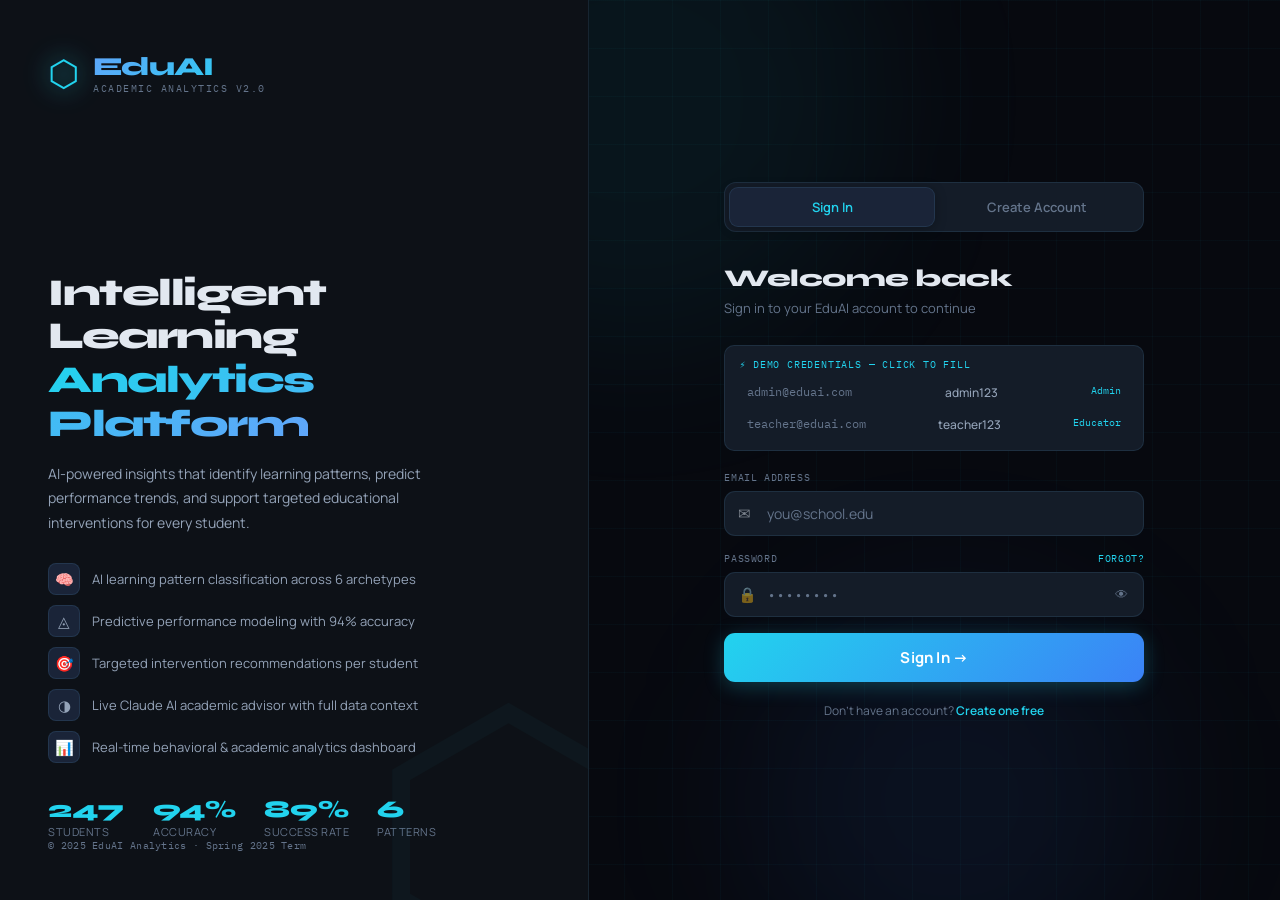
<file: login.html>
<!DOCTYPE html>
<html lang="en">
<head>
  <meta charset="UTF-8">
  <meta name="viewport" content="width=device-width, initial-scale=1.0">
  <title>EduAI — Sign In</title>
  <link rel="preconnect" href="https://fonts.googleapis.com">
  <link href="https://fonts.googleapis.com/css2?family=Syne:wght@400;600;700;800&family=IBM+Plex+Mono:wght@400;500&family=Manrope:wght@300;400;500;600;700&display=swap" rel="stylesheet">
  <style>
    :root {
      --bg:       #07090f;
      --bg2:      #0d1117;
      --surface:  #141c28;
      --surface2: #1a2438;
      --surface3: #1f2d40;
      --border:   rgba(99,179,237,0.12);
      --border2:  rgba(99,179,237,0.22);
      --blue:     #3b82f6;
      --blue-b:   #60a5fa;
      --cyan:     #22d3ee;
      --green:    #10b981;
      --green-b:  #34d399;
      --red:      #ef4444;
      --red-b:    #f87171;
      --amber:    #f59e0b;
      --text:     #e2e8f0;
      --text2:    #94a3b8;
      --text3:    #64748b;
      --font-d:   'Syne', sans-serif;
      --font-b:   'Manrope', sans-serif;
      --font-m:   'IBM Plex Mono', monospace;
    }

    *, *::before, *::after { box-sizing: border-box; margin: 0; padding: 0; }

    body {
      font-family: var(--font-b);
      background: var(--bg);
      color: var(--text);
      min-height: 100vh;
      display: flex;
      overflow: hidden;
    }

    /* Animated grid bg */
    body::before {
      content: '';
      position: fixed; inset: 0;
      background-image:
        linear-gradient(rgba(34,211,238,0.03) 1px, transparent 1px),
        linear-gradient(90deg, rgba(34,211,238,0.03) 1px, transparent 1px);
      background-size: 48px 48px;
      pointer-events: none;
      z-index: 0;
    }

    /* Glowing orbs */
    .orb {
      position: fixed;
      border-radius: 50%;
      filter: blur(80px);
      pointer-events: none;
      z-index: 0;
      animation: drift 12s ease-in-out infinite;
    }
    .orb-1 { width:500px;height:500px; background:rgba(34,211,238,0.06); top:-150px; left:30%; animation-delay:0s; }
    .orb-2 { width:400px;height:400px; background:rgba(59,130,246,0.07); bottom:-100px; right:10%; animation-delay:-4s; }
    .orb-3 { width:300px;height:300px; background:rgba(139,92,246,0.05); top:40%; left:5%; animation-delay:-8s; }

    @keyframes drift {
      0%,100% { transform: translate(0, 0) scale(1); }
      33%      { transform: translate(30px, -20px) scale(1.05); }
      66%      { transform: translate(-20px, 30px) scale(0.95); }
    }

    /* ── SPLIT LAYOUT ── */
    .left-panel {
      width: 46%;
      min-height: 100vh;
      background: var(--bg2);
      border-right: 1px solid var(--border);
      display: flex;
      flex-direction: column;
      justify-content: space-between;
      padding: 48px;
      position: relative;
      z-index: 1;
      overflow: hidden;
    }

    .left-panel::after {
      content: '⬡';
      position: absolute;
      bottom: -80px; right: -60px;
      font-size: 320px;
      color: rgba(34,211,238,0.03);
      line-height: 1;
      pointer-events: none;
    }

    .brand-mark {
      display: flex;
      align-items: center;
      gap: 14px;
    }

    .brand-hex {
      font-size: 36px;
      color: var(--cyan);
      filter: drop-shadow(0 0 12px var(--cyan));
      animation: float 3s ease-in-out infinite;
    }

    @keyframes float {
      0%,100% { transform: translateY(0); }
      50%      { transform: translateY(-5px); }
    }

    .brand-text .name {
      font-family: var(--font-d);
      font-size: 26px;
      font-weight: 800;
      letter-spacing: -1px;
      background: linear-gradient(135deg, #60a5fa, #22d3ee);
      -webkit-background-clip: text;
      -webkit-text-fill-color: transparent;
      background-clip: text;
    }

    .brand-text .tag {
      font-family: var(--font-m);
      font-size: 10px;
      color: var(--text3);
      letter-spacing: 1.5px;
      text-transform: uppercase;
    }

    .hero-copy { margin-top: auto; }

    .hero-copy h1 {
      font-family: var(--font-d);
      font-size: 38px;
      font-weight: 800;
      line-height: 1.15;
      letter-spacing: -1.5px;
      color: var(--text);
      margin-bottom: 16px;
    }

    .hero-copy h1 span {
      background: linear-gradient(135deg, var(--cyan), var(--blue-b));
      -webkit-background-clip: text;
      -webkit-text-fill-color: transparent;
      background-clip: text;
    }

    .hero-copy p {
      font-size: 14px;
      color: var(--text2);
      line-height: 1.75;
      max-width: 380px;
      margin-bottom: 28px;
    }

    .feature-list {
      display: flex;
      flex-direction: column;
      gap: 10px;
      margin-bottom: 32px;
    }

    .feat {
      display: flex;
      align-items: center;
      gap: 12px;
      font-size: 13px;
      color: var(--text2);
    }

    .feat-icon {
      width: 32px; height: 32px;
      border-radius: 8px;
      background: var(--surface2);
      border: 1px solid var(--border);
      display: flex; align-items: center; justify-content: center;
      font-size: 15px;
      flex-shrink: 0;
    }

    .stats-row {
      display: flex;
      gap: 28px;
    }

    .stat { text-align: left; }
    .stat-num {
      font-family: var(--font-d);
      font-size: 24px;
      font-weight: 800;
      color: var(--cyan);
    }
    .stat-label {
      font-size: 11px;
      color: var(--text3);
      text-transform: uppercase;
      letter-spacing: 0.5px;
    }

    .left-footer {
      font-family: var(--font-m);
      font-size: 10px;
      color: var(--text3);
      letter-spacing: 0.3px;
    }

    /* ── RIGHT PANEL (FORM) ── */
    .right-panel {
      flex: 1;
      display: flex;
      align-items: center;
      justify-content: center;
      padding: 40px 24px;
      position: relative;
      z-index: 1;
    }

    .auth-box {
      width: 100%;
      max-width: 420px;
    }

    /* Tab switcher */
    .tab-switch {
      display: flex;
      background: var(--surface);
      border: 1px solid var(--border);
      border-radius: 12px;
      padding: 4px;
      margin-bottom: 32px;
    }

    .tab-btn {
      flex: 1;
      padding: 10px;
      border-radius: 9px;
      border: none;
      font-family: var(--font-b);
      font-size: 13px;
      font-weight: 600;
      cursor: pointer;
      transition: all 0.25s;
      background: transparent;
      color: var(--text3);
    }

    .tab-btn.active {
      background: var(--surface2);
      color: var(--cyan);
      box-shadow: 0 2px 12px rgba(0,0,0,0.3);
      border: 1px solid var(--border);
    }

    /* Form panels */
    .form-panel { display: none; }
    .form-panel.active { display: block; animation: panelIn 0.3s ease; }

    @keyframes panelIn {
      from { opacity: 0; transform: translateY(10px); }
      to   { opacity: 1; transform: translateY(0); }
    }

    .form-heading {
      font-family: var(--font-d);
      font-size: 24px;
      font-weight: 800;
      letter-spacing: -0.5px;
      color: var(--text);
      margin-bottom: 6px;
    }

    .form-sub {
      font-size: 13px;
      color: var(--text3);
      margin-bottom: 28px;
    }

    /* Input groups */
    .input-group { margin-bottom: 16px; }

    .input-label {
      display: flex;
      justify-content: space-between;
      font-family: var(--font-m);
      font-size: 10px;
      color: var(--text3);
      text-transform: uppercase;
      letter-spacing: 0.6px;
      margin-bottom: 7px;
    }

    .input-wrap { position: relative; }

    .input-field {
      width: 100%;
      background: var(--surface);
      border: 1px solid var(--border);
      border-radius: 11px;
      padding: 12px 16px 12px 42px;
      font-family: var(--font-b);
      font-size: 14px;
      color: var(--text);
      outline: none;
      transition: all 0.2s;
    }

    .input-field:focus {
      border-color: var(--cyan);
      box-shadow: 0 0 0 3px rgba(34,211,238,0.1);
    }

    .input-field::placeholder { color: var(--text3); }

    .input-icon {
      position: absolute;
      left: 14px;
      top: 50%;
      transform: translateY(-50%);
      font-size: 15px;
      pointer-events: none;
      opacity: 0.5;
    }

    .input-toggle {
      position: absolute;
      right: 12px;
      top: 50%;
      transform: translateY(-50%);
      background: none;
      border: none;
      cursor: pointer;
      color: var(--text3);
      font-size: 13px;
      padding: 2px 4px;
      border-radius: 4px;
      transition: color 0.2s;
    }

    .input-toggle:hover { color: var(--cyan); }

    /* Role selector */
    .role-grid {
      display: grid;
      grid-template-columns: 1fr 1fr;
      gap: 8px;
      margin-bottom: 16px;
    }

    .role-option { display: none; }

    .role-label {
      display: flex;
      flex-direction: column;
      align-items: center;
      gap: 6px;
      padding: 12px 8px;
      border-radius: 10px;
      border: 1px solid var(--border);
      background: var(--surface);
      cursor: pointer;
      font-size: 12px;
      color: var(--text2);
      font-weight: 500;
      transition: all 0.2s;
      text-align: center;
    }

    .role-label:hover { border-color: var(--border2); color: var(--text); }

    .role-option:checked + .role-label {
      border-color: var(--cyan);
      background: rgba(34,211,238,0.08);
      color: var(--cyan);
    }

    .role-emoji { font-size: 20px; }

    /* Password strength */
    .strength-wrap { margin-top: 6px; display: flex; gap: 4px; }
    .strength-seg {
      flex: 1; height: 3px; border-radius: 3px;
      background: var(--surface3);
      transition: background 0.3s;
    }
    .strength-text {
      font-family: var(--font-m);
      font-size: 10px;
      color: var(--text3);
      margin-top: 4px;
    }

    /* Submit button */
    .submit-btn {
      width: 100%;
      padding: 14px;
      border-radius: 11px;
      border: none;
      background: linear-gradient(135deg, #22d3ee, #3b82f6);
      color: white;
      font-family: var(--font-b);
      font-size: 15px;
      font-weight: 700;
      cursor: pointer;
      transition: all 0.25s;
      box-shadow: 0 4px 20px rgba(34,211,238,0.25);
      margin-top: 8px;
      display: flex;
      align-items: center;
      justify-content: center;
      gap: 8px;
      letter-spacing: 0.2px;
    }

    .submit-btn:hover:not(:disabled) {
      background: linear-gradient(135deg, #38bdf8, #60a5fa);
      box-shadow: 0 6px 28px rgba(34,211,238,0.4);
      transform: translateY(-1px);
    }

    .submit-btn:disabled { opacity: 0.6; cursor: not-allowed; transform: none; }

    .spin {
      width: 16px; height: 16px;
      border: 2px solid rgba(255,255,255,0.3);
      border-top-color: white;
      border-radius: 50%;
      animation: spin 0.7s linear infinite;
    }

    @keyframes spin { to { transform: rotate(360deg); } }

    /* Alert */
    .alert {
      padding: 11px 14px;
      border-radius: 9px;
      font-size: 13px;
      font-weight: 500;
      margin-bottom: 16px;
      display: none;
      align-items: center;
      gap: 8px;
      animation: panelIn 0.2s ease;
    }

    .alert.show { display: flex; }
    .alert.error { background: rgba(239,68,68,0.12); color: var(--red-b); border: 1px solid rgba(239,68,68,0.25); }
    .alert.success { background: rgba(16,185,129,0.12); color: var(--green-b); border: 1px solid rgba(16,185,129,0.25); }

    /* Demo credentials */
    .demo-box {
      background: var(--surface);
      border: 1px solid var(--border);
      border-radius: 10px;
      padding: 12px 14px;
      margin-bottom: 20px;
    }

    .demo-title {
      font-family: var(--font-m);
      font-size: 10px;
      color: var(--cyan);
      text-transform: uppercase;
      letter-spacing: 0.8px;
      margin-bottom: 8px;
    }

    .demo-row {
      display: flex;
      justify-content: space-between;
      font-size: 12px;
      margin-bottom: 5px;
      cursor: pointer;
      padding: 5px 8px;
      border-radius: 6px;
      transition: background 0.15s;
    }

    .demo-row:hover { background: var(--surface2); }
    .demo-row:last-child { margin-bottom: 0; }

    .demo-key { color: var(--text3); font-family: var(--font-m); }
    .demo-val { color: var(--text2); font-weight: 500; }
    .demo-role { font-family: var(--font-m); font-size: 10px; color: var(--cyan); }

    /* Divider */
    .divider {
      display: flex; align-items: center; gap: 12px;
      margin: 20px 0;
      font-size: 11px; color: var(--text3);
    }
    .divider::before, .divider::after {
      content: ''; flex: 1; height: 1px; background: var(--border);
    }

    .form-footer {
      text-align: center;
      font-size: 12px;
      color: var(--text3);
      margin-top: 20px;
    }

    .form-footer a {
      color: var(--cyan);
      text-decoration: none;
      font-weight: 600;
      cursor: pointer;
    }

    .form-footer a:hover { text-decoration: underline; }

    /* Responsive */
    @media (max-width: 768px) {
      .left-panel { display: none; }
      .right-panel { padding: 32px 20px; }
    }
  </style>
</head>
<body>

<!-- Background decoration -->
<div class="orb orb-1"></div>
<div class="orb orb-2"></div>
<div class="orb orb-3"></div>

<!-- LEFT HERO PANEL -->
<div class="left-panel">
  <div class="brand-mark">
    <div class="brand-hex">⬡</div>
    <div class="brand-text">
      <div class="name">EduAI</div>
      <div class="tag">Academic Analytics v2.0</div>
    </div>
  </div>

  <div class="hero-copy">
    <h1>Intelligent Learning<br><span>Analytics Platform</span></h1>
    <p>AI-powered insights that identify learning patterns, predict performance trends, and support targeted educational interventions for every student.</p>

    <div class="feature-list">
      <div class="feat"><div class="feat-icon">🧠</div>AI learning pattern classification across 6 archetypes</div>
      <div class="feat"><div class="feat-icon">◬</div>Predictive performance modeling with 94% accuracy</div>
      <div class="feat"><div class="feat-icon">🎯</div>Targeted intervention recommendations per student</div>
      <div class="feat"><div class="feat-icon">◑</div>Live Claude AI academic advisor with full data context</div>
      <div class="feat"><div class="feat-icon">📊</div>Real-time behavioral & academic analytics dashboard</div>
    </div>

    <div class="stats-row">
      <div class="stat"><div class="stat-num">247</div><div class="stat-label">Students</div></div>
      <div class="stat"><div class="stat-num">94%</div><div class="stat-label">Accuracy</div></div>
      <div class="stat"><div class="stat-num">89%</div><div class="stat-label">Success Rate</div></div>
      <div class="stat"><div class="stat-num">6</div><div class="stat-label">Patterns</div></div>
    </div>
  </div>

  <div class="left-footer">© 2025 EduAI Analytics · Spring 2025 Term</div>
</div>

<!-- RIGHT FORM PANEL -->
<div class="right-panel">
  <div class="auth-box">

    <!-- Tab Switcher -->
    <div class="tab-switch">
      <button class="tab-btn active" id="loginTab" onclick="switchTab('login')">Sign In</button>
      <button class="tab-btn" id="registerTab" onclick="switchTab('register')">Create Account</button>
    </div>

    <!-- ── LOGIN PANEL ── -->
    <div class="form-panel active" id="loginPanel">
      <div class="form-heading">Welcome back</div>
      <div class="form-sub">Sign in to your EduAI account to continue</div>

      <!-- Demo credentials -->
      <div class="demo-box">
        <div class="demo-title">⚡ Demo Credentials — click to fill</div>
        <div class="demo-row" onclick="fillLogin('admin@eduai.com','admin123')">
          <span class="demo-key">admin@eduai.com</span>
          <span class="demo-val">admin123</span>
          <span class="demo-role">Admin</span>
        </div>
        <div class="demo-row" onclick="fillLogin('teacher@eduai.com','teacher123')">
          <span class="demo-key">teacher@eduai.com</span>
          <span class="demo-val">teacher123</span>
          <span class="demo-role">Educator</span>
        </div>
      </div>

      <div class="alert error" id="loginError"></div>

      <div class="input-group">
        <div class="input-label"><span>Email Address</span></div>
        <div class="input-wrap">
          <span class="input-icon">✉</span>
          <input class="input-field" type="email" id="loginEmail" placeholder="you@school.edu" autocomplete="email">
        </div>
      </div>

      <div class="input-group">
        <div class="input-label">
          <span>Password</span>
          <a onclick="showForgot()" style="color:var(--cyan);cursor:pointer;font-size:10px;text-decoration:none;" onmouseover="this.style.textDecoration='underline'" onmouseout="this.style.textDecoration='none'">Forgot?</a>
        </div>
        <div class="input-wrap">
          <span class="input-icon">🔒</span>
          <input class="input-field" type="password" id="loginPass" placeholder="••••••••" autocomplete="current-password"
            onkeydown="if(event.key==='Enter') submitLogin()">
          <button class="input-toggle" onclick="togglePass('loginPass', this)" type="button">👁</button>
        </div>
      </div>

      <button class="submit-btn" id="loginBtn" onclick="submitLogin()">
        Sign In →
      </button>

      <div class="form-footer">
        Don't have an account? <a onclick="switchTab('register')">Create one free</a>
      </div>
    </div>

    <!-- ── REGISTER PANEL ── -->
    <div class="form-panel" id="registerPanel">
      <div class="form-heading">Create account</div>
      <div class="form-sub">Join EduAI and start tracking student success</div>

      <div class="alert error" id="registerError"></div>
      <div class="alert success" id="registerSuccess"></div>

      <div class="input-group">
        <div class="input-label"><span>Full Name</span></div>
        <div class="input-wrap">
          <span class="input-icon">👤</span>
          <input class="input-field" type="text" id="regName" placeholder="Dr. Jane Smith" autocomplete="name">
        </div>
      </div>

      <div class="input-group">
        <div class="input-label"><span>Email Address</span></div>
        <div class="input-wrap">
          <span class="input-icon">✉</span>
          <input class="input-field" type="email" id="regEmail" placeholder="you@school.edu" autocomplete="email">
        </div>
      </div>

      <div class="input-group">
        <div class="input-label"><span>Password</span></div>
        <div class="input-wrap">
          <span class="input-icon">🔒</span>
          <input class="input-field" type="password" id="regPass" placeholder="Min. 6 characters"
            autocomplete="new-password" oninput="checkStrength(this.value)"
            onkeydown="if(event.key==='Enter') submitRegister()">
          <button class="input-toggle" onclick="togglePass('regPass', this)" type="button">👁</button>
        </div>
        <div class="strength-wrap" id="strengthBars">
          <div class="strength-seg" id="seg1"></div>
          <div class="strength-seg" id="seg2"></div>
          <div class="strength-seg" id="seg3"></div>
          <div class="strength-seg" id="seg4"></div>
        </div>
        <div class="strength-text" id="strengthText"></div>
      </div>

      <!-- Role selector -->
      <div class="input-label" style="margin-bottom:8px;"><span>Your Role</span></div>
      <div class="role-grid">
        <div>
          <input type="radio" name="role" id="roleTeacher" value="Educator" class="role-option" checked>
          <label for="roleTeacher" class="role-label"><span class="role-emoji">👩‍🏫</span>Educator</label>
        </div>
        <div>
          <input type="radio" name="role" id="roleAdmin" value="Administrator" class="role-option">
          <label for="roleAdmin" class="role-label"><span class="role-emoji">🏫</span>Administrator</label>
        </div>
        <div>
          <input type="radio" name="role" id="roleCounselor" value="Counselor" class="role-option">
          <label for="roleCounselor" class="role-label"><span class="role-emoji">🧑‍⚕️</span>Counselor</label>
        </div>
        <div>
          <input type="radio" name="role" id="roleAnalyst" value="Data Analyst" class="role-option">
          <label for="roleAnalyst" class="role-label"><span class="role-emoji">📊</span>Data Analyst</label>
        </div>
      </div>

      <button class="submit-btn" id="registerBtn" onclick="submitRegister()">
        Create Account →
      </button>

      <div class="form-footer">
        Already have an account? <a onclick="switchTab('login')">Sign in</a>
      </div>
    </div>

  </div>
</div>

<script src="auth.js"></script>
<script>
  // Redirect if already logged in
  if (getCurrentUser()) window.location.href = 'index.html';

  function switchTab(tab) {
    document.getElementById('loginTab').classList.toggle('active', tab === 'login');
    document.getElementById('registerTab').classList.toggle('active', tab === 'register');
    document.getElementById('loginPanel').classList.toggle('active', tab === 'login');
    document.getElementById('registerPanel').classList.toggle('active', tab === 'register');
    clearAlerts();
  }

  function clearAlerts() {
    document.querySelectorAll('.alert').forEach(a => {
      a.classList.remove('show');
      a.innerHTML = '';
    });
  }

  function showAlert(id, msg, type = 'error') {
    const el = document.getElementById(id);
    el.innerHTML = (type === 'error' ? '⚠️ ' : '✅ ') + msg;
    el.className = `alert ${type} show`;
  }

  function togglePass(inputId, btn) {
    const input = document.getElementById(inputId);
    const isText = input.type === 'text';
    input.type = isText ? 'password' : 'text';
    btn.innerText = isText ? '👁' : '🙈';
  }

  function fillLogin(email, pass) {
    document.getElementById('loginEmail').value = email;
    document.getElementById('loginPass').value = pass;
    document.getElementById('loginEmail').focus();
  }

  function checkStrength(val) {
    let score = 0;
    if (val.length >= 6) score++;
    if (val.length >= 10) score++;
    if (/[A-Z]/.test(val) && /[a-z]/.test(val)) score++;
    if (/[0-9]/.test(val) || /[^A-Za-z0-9]/.test(val)) score++;

    const colors = ['', '#ef4444', '#f59e0b', '#3b82f6', '#10b981'];
    const labels = ['', 'Weak', 'Fair', 'Good', 'Strong'];
    for (let i = 1; i <= 4; i++) {
      document.getElementById('seg' + i).style.background = i <= score ? colors[score] : 'var(--surface3)';
    }
    document.getElementById('strengthText').innerText = val.length ? labels[score] + ' password' : '';
    document.getElementById('strengthText').style.color = colors[score];
  }

  async function submitLogin() {
    const email = document.getElementById('loginEmail').value.trim();
    const pass  = document.getElementById('loginPass').value;
    const btn   = document.getElementById('loginBtn');

    clearAlerts();
    if (!email || !pass) { showAlert('loginError', 'Please fill in all fields.'); return; }

    btn.disabled = true;
    btn.innerHTML = '<div class="spin"></div> Signing in…';

    // Simulate slight delay for UX
    await new Promise(r => setTimeout(r, 600));

    const result = login(email, pass);
    if (result.success) {
      btn.innerHTML = '✅ Success! Redirecting…';
      setTimeout(() => { window.location.href = 'index.html'; }, 700);
    } else {
      showAlert('loginError', result.error);
      btn.disabled = false;
      btn.innerHTML = 'Sign In →';
    }
  }

  async function submitRegister() {
    const name  = document.getElementById('regName').value.trim();
    const email = document.getElementById('regEmail').value.trim();
    const pass  = document.getElementById('regPass').value;
    const role  = document.querySelector('input[name="role"]:checked')?.value || 'Educator';
    const btn   = document.getElementById('registerBtn');

    clearAlerts();
    if (!name)            { showAlert('registerError', 'Please enter your full name.'); return; }
    if (!email)           { showAlert('registerError', 'Please enter your email address.'); return; }
    if (!email.includes('@')) { showAlert('registerError', 'Please enter a valid email address.'); return; }
    if (pass.length < 6)  { showAlert('registerError', 'Password must be at least 6 characters.'); return; }

    btn.disabled = true;
    btn.innerHTML = '<div class="spin"></div> Creating account…';

    await new Promise(r => setTimeout(r, 700));

    const result = register(name, email, pass, role);
    if (result.success) {
      btn.innerHTML = '✅ Account created!';
      showAlert('registerSuccess', `Welcome, ${name}! Redirecting to your dashboard…`, 'success');
      setTimeout(() => { window.location.href = 'index.html'; }, 1200);
    } else {
      showAlert('registerError', result.error);
      btn.disabled = false;
      btn.innerHTML = 'Create Account →';
    }
  }

  function showForgot() {
    const email = document.getElementById('loginEmail').value.trim();
    if (email) {
      showAlert('loginError', `Password reset: Check ${email} for instructions. (Demo: passwords are shown in the demo box above)`, 'success');
    } else {
      showAlert('loginError', 'Demo mode — use the credentials shown in the box above to log in.', 'success');
    }
  }
</script>

</body>
</html>
</file>
